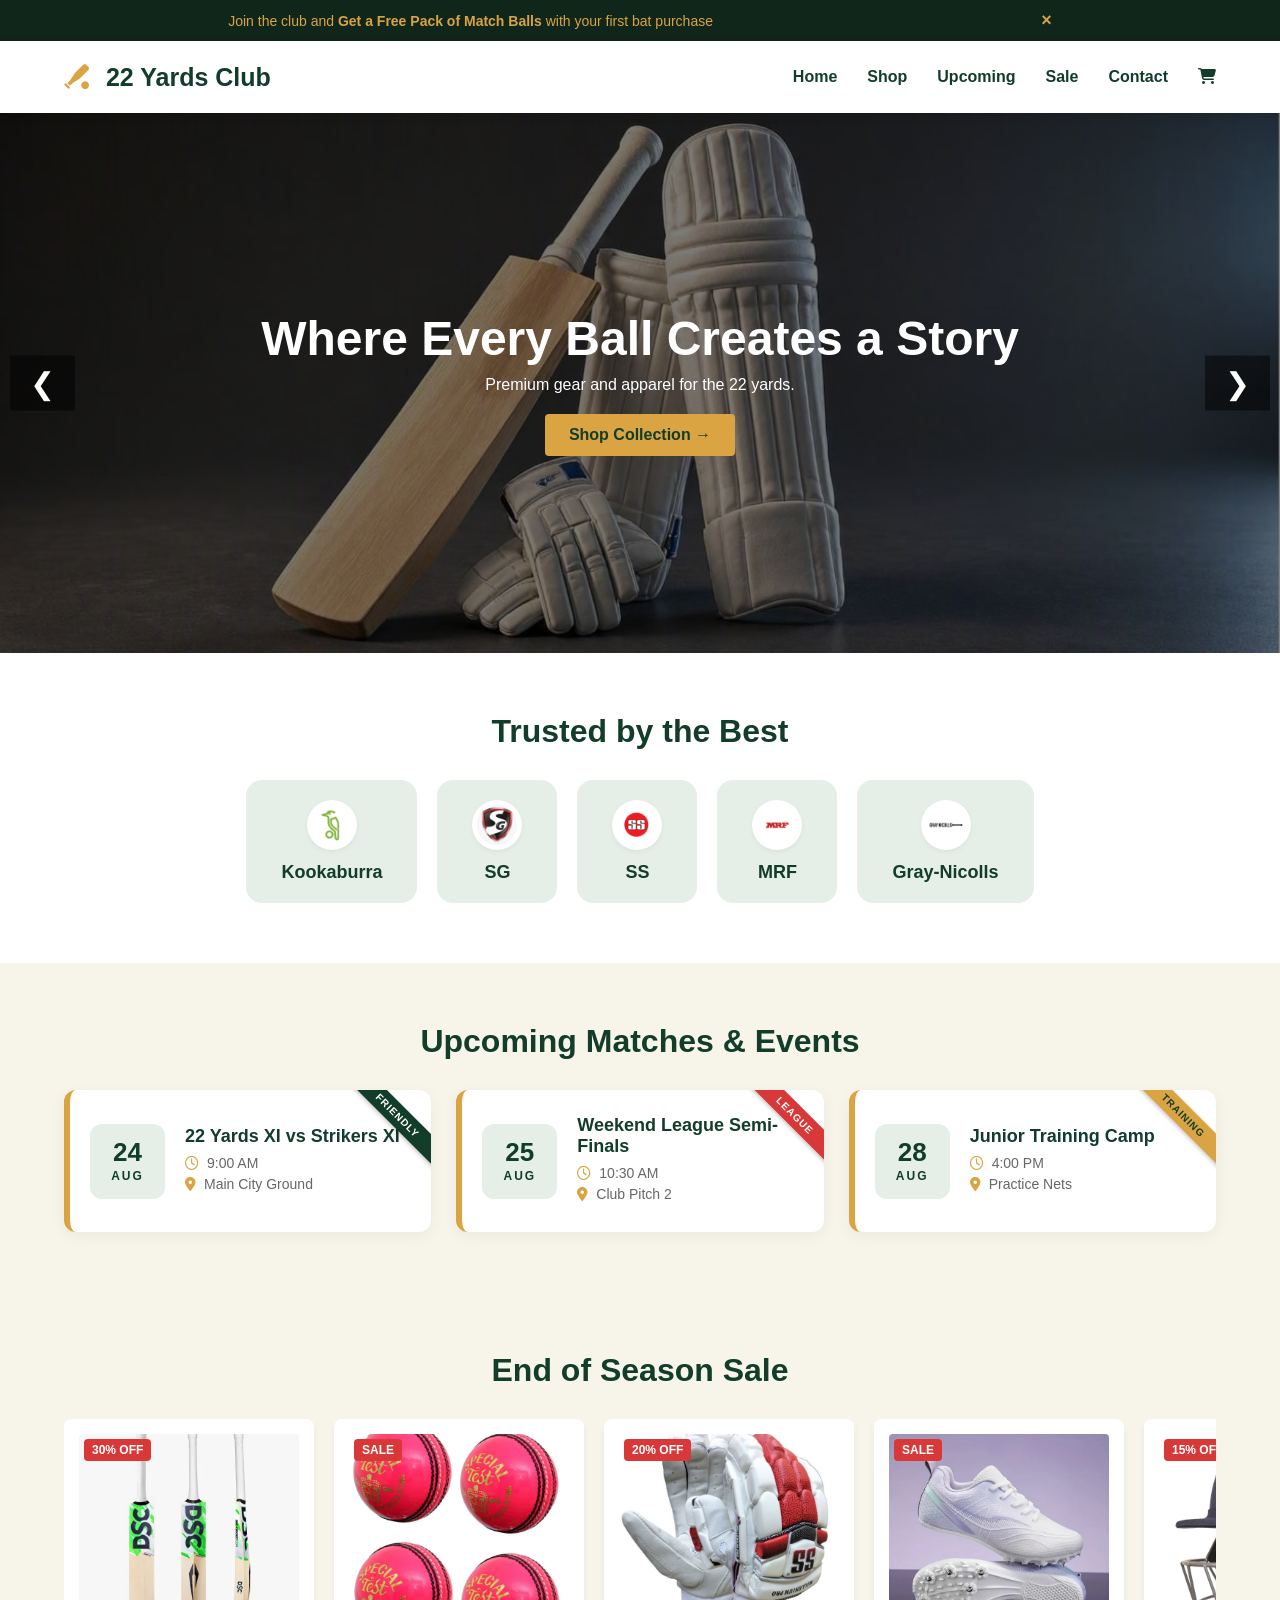
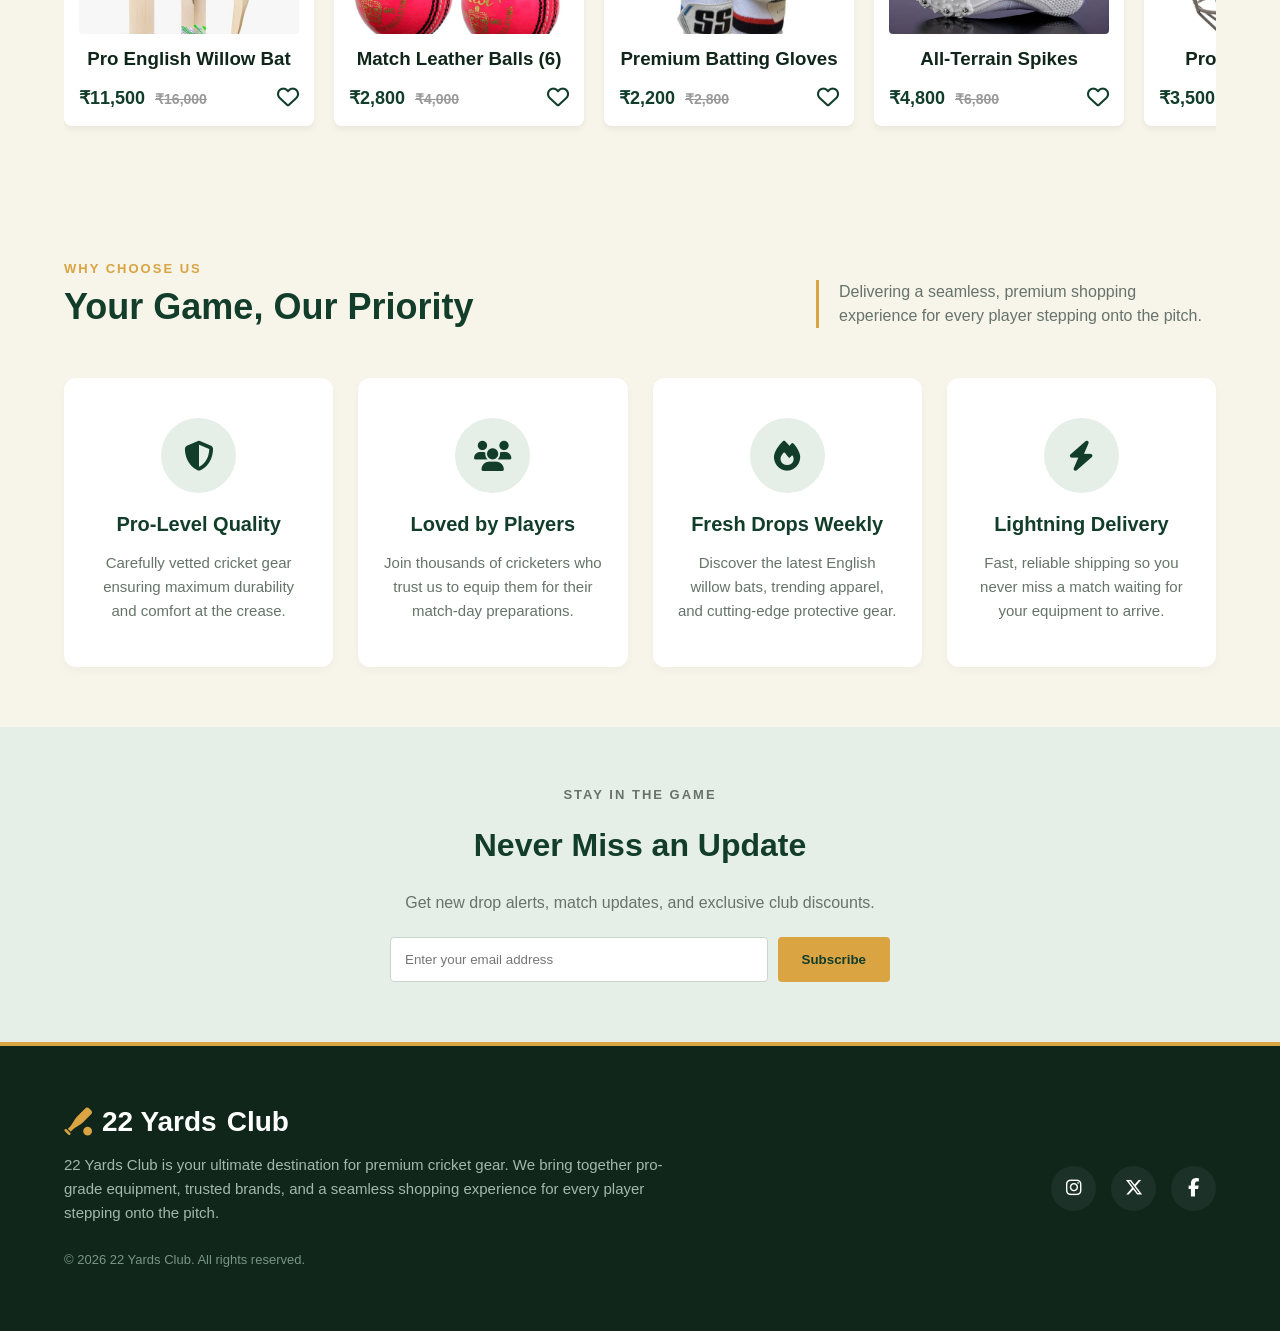
<file: index.html>
<!DOCTYPE html>
<html lang="en">

<head>
    <meta charset="UTF-8">
    <meta name="viewport" content="width=device-width, initial-scale=1.0">
    <title> 22 Yards Club - Home</title>
    <link rel="icon" type="image/png" href="images/logos/baseball-bat-ball-solid.png">

    <!-- Font Awesome for Icons (Updated Version) -->
    <link rel="stylesheet" href="https://cdnjs.cloudflare.com/ajax/libs/font-awesome/6.4.2/css/all.min.css">

    <!-- Link to external CSS -->
    <link rel="stylesheet" href="style.css">
</head>

<body>

    <!-- Top Ad Banner Section-->
    <div id="adbanner">
        <p>Join the club and <b>Get a Free Pack of Match Balls</b> with your first bat purchase</p>
        <span id="closead">&times;</span>
    </div>


    <!-- NavBar Section -->
    <nav>
        <a href="index.html" class="logo">
            <i class="fa-solid fa-baseball-bat-ball"></i>
            <span>22 Yards <b>Club</b></span>
        </a>

        <svg id="menuicon" xmlns="http://www.w3.org/2000/svg" fill="none" viewBox="0 0 24 24" stroke-width="1.5"
            stroke="currentColor">
            <path stroke-linecap="round" stroke-linejoin="round" d="M3.75 6.75h16.5M3.75 12h16.5m-16.5 5.25h16.5" />
        </svg>

        <ul class="nav-links">
            <li><a href="index.html">Home</a></li>
            <li><a href="shop.html">Shop</a></li>
            <li><a href="#upcoming">Upcoming</a></li>
            <li><a href="#sale__section">Sale</a></li>
            <li><a href="contact.html">Contact</a></li>
            <li><a href="cart.html" class="cart-icon"><i class="fa-solid fa-cart-shopping"></i></a></li>
        </ul>
    </nav>


    <!-- Side NavBar Section -->
    <section id="sidenav">
        <div class="close__btn__container">
            <button id="closenav">&times;</button>
        </div>
        <ul>
            <li><a href="index.html">Home</a></li>
            <li><a href="shop.html">Shop</a></li>
            <li><a href="#upcoming">Upcoming</a></li>
            <li><a href="#sale__section">Sale</a></li>
            <li><a href="contact.html">Contact</a></li>
            <li><a href="cart.html">Cart</a></li>
        </ul>
    </section>


    <!-- Slider Banner Section -->
    <section id="slider__wrapper">
        <div id="slider">

            <div class="slide">
                <img src="images/hero_banner/banner1.png" alt="Cricket player batting">
                <div class="slide__overlay">
                    <h1>Where Every Ball Creates a Story</h1>
                    <p>Premium gear and apparel for the 22 yards.</p>
                    <a href="shop.html" class="button">Shop Collection &rarr;</a>
                </div>
            </div>

            <div class="slide">
                <img src="images/hero_banner/banner2.png" alt="Cricket stadium at night">
                <div class="slide__overlay">
                    <h1>Discover Pro-Grade Equipment</h1>
                    <p>New Arrivals from Top Brands.</p>
                    <a href="shop.html" class="button">Explore Gear &rarr;</a>
                </div>
            </div>

            <div class="slide">
                <img src="images/hero_banner/banner3.png" alt="Cricket batsman">
                <div class="slide__overlay">
                    <h1>Train Like a Champion</h1>
                    <p>Exclusive Club Memberships Available.</p>
                    <a href="contact.html" class="button">Join the Club &rarr;</a>
                </div>
            </div>

        </div>
        <button id="prev" class="slider__btn prev">&#10094;</button>
        <button id="next" class="slider__btn next">&#10095;</button>
    </section>


    <!-- Top Brands Section -->
    <section id="brands" class="section__padding">
        <h2>Trusted by the Best</h2>
        <div class="brands__container">
            <div class="brand__badge">
                <img src="images/logos/kookaburra.png" alt="Kookaburra">
                <span>Kookaburra</span>
            </div>
            <div class="brand__badge">
                <img src="images/logos/sg.png" alt="SG">
                <span>SG</span>
            </div>
            <div class="brand__badge">
                <img src="images/logos/ss.png" alt="SS">
                <span>SS</span>
            </div>
            <div class="brand__badge">
                <img src="images/logos/mrf.png" alt="MRF">
                <span>MRF</span>
            </div>
            <div class="brand__badge">
                <img src="images/logos/gray-nicolls.png" alt="Gray-Nicolls">
                <span>Gray-Nicolls</span>
            </div>
        </div>
    </section>


    <!-- Upcomming Matches Section -->
    <section id="upcoming" class="section__padding" style="background: #f7f4e9;">
        <h2>Upcoming Matches & Events</h2>
        <div class="grid__container">

            <div class="match__card">
                <div class="match__date__badge">
                    <span class="day">24</span>
                    <span class="month">AUG</span>
                </div>
                <div class="match__info">
                    <h3>22 Yards XI vs Strikers XI</h3>
                    <p><i class="fa-regular fa-clock"></i> 9:00 AM</p>
                    <p><i class="fa-solid fa-location-dot"></i> Main City Ground</p>
                </div>
                <span class="match__tag">Friendly</span>
            </div>

            <div class="match__card">
                <div class="match__date__badge">
                    <span class="day">25</span>
                    <span class="month">AUG</span>
                </div>
                <div class="match__info">
                    <h3>Weekend League Semi-Finals</h3>
                    <p><i class="fa-regular fa-clock"></i> 10:30 AM</p>
                    <p><i class="fa-solid fa-location-dot"></i> Club Pitch 2</p>
                </div>
                <span class="match__tag" style="background: #d93838;">League</span>
            </div>

            <div class="match__card">
                <div class="match__date__badge">
                    <span class="day">28</span>
                    <span class="month">AUG</span>
                </div>
                <div class="match__info">
                    <h3>Junior Training Camp</h3>
                    <p><i class="fa-regular fa-clock"></i> 4:00 PM</p>
                    <p><i class="fa-solid fa-location-dot"></i> Practice Nets</p>
                </div>
                <span class="match__tag" style="background: #d9a441; color: #123d2a;">Training</span>
            </div>

        </div>
    </section>


    <!-- Sales Section -->
    <section id="sale__section" class="section__padding">
        <h2>End of Season Sale</h2>
        <div class="scroller__container">

            <!-- Product 1 -->
            <div class="scroller__item">
                <span class="sale__badge">30% OFF</span>
                <img src="images/sales/willow_bat.png" alt="Pro English Willow">
                <h3 style="margin-top:10px;">Pro English Willow Bat</h3>
                <div class="item__details">
                    <p class="price">₹11,500 <del>₹16,000</del></p>
                    <button class="like__btn"><i class="fa-regular fa-heart"></i></button>
                </div>
            </div>

            <!-- Product 2 -->
            <div class="scroller__item">
                <span class="sale__badge">SALE</span>
                <img src="images/sales/leather_balls.png" alt="Leather Ball Pack">
                <h3 style="margin-top:10px;">Match Leather Balls (6)</h3>
                <div class="item__details">
                    <p class="price">₹2,800 <del>₹4,000</del></p>
                    <button class="like__btn"><i class="fa-regular fa-heart"></i></button>
                </div>
            </div>

            <!-- Product 3 -->
            <div class="scroller__item">
                <span class="sale__badge">20% OFF</span>
                <img src="images/sales/batting_gloves.png" alt="Batting Gloves">
                <h3 style="margin-top:10px;">Premium Batting Gloves</h3>
                <div class="item__details">
                    <p class="price">₹2,200 <del>₹2,800</del></p>
                    <button class="like__btn"><i class="fa-regular fa-heart"></i></button>
                </div>
            </div>

            <!-- Product 4 -->
            <div class="scroller__item">
                <span class="sale__badge">SALE</span>
                <img src="images/sales/terrain_spikes.png" alt="Cricket Spikes">
                <h3 style="margin-top:10px;">All-Terrain Spikes</h3>
                <div class="item__details">
                    <p class="price">₹4,800 <del>₹6,800</del></p>
                    <button class="like__btn"><i class="fa-regular fa-heart"></i></button>
                </div>
            </div>

            <!-- Product 5 -->
            <div class="scroller__item">
                <span class="sale__badge">15% OFF</span>
                <img src="images/sales/cricket_helmet.png" alt="Cricket Helmet">
                <h3 style="margin-top:10px;">Pro Cricket Helmet</h3>
                <div class="item__details">
                    <p class="price">₹3,500 <del>₹4,100</del></p>
                    <button class="like__btn"><i class="fa-regular fa-heart"></i></button>
                </div>
            </div>

            <!-- Product 6 -->
            <div class="scroller__item">
                <span class="sale__badge">SALE</span>
                <img src="images/sales/wicket_keepin_gloves.png" alt="Wicket Keeping Gloves">
                <h3 style="margin-top:10px;">Wicket Keeping Gloves</h3>
                <div class="item__details">
                    <p class="price">₹2,500 <del>₹3,200</del></p>
                    <button class="like__btn"><i class="fa-regular fa-heart"></i></button>
                </div>
            </div>

            <!-- Product 7 -->
            <div class="scroller__item">
                <span class="sale__badge">40% OFF</span>
                <img src="images/sales/kit_bag.png" alt="Cricket Kit Bag">
                <h3 style="margin-top:10px;">Master Blaster Kit Bag</h3>
                <div class="item__details">
                    <p class="price">₹3,000 <del>₹5,000</del></p>
                    <button class="like__btn"><i class="fa-regular fa-heart"></i></button>
                </div>
            </div>

            <!-- Product 8 -->
            <div class="scroller__item">
                <span class="sale__badge">SALE</span>
                <img src="images/sales/leg_guard.png" alt="Batting Pads">
                <h3 style="margin-top:10px;">Pro Batting Leg Guards</h3>
                <div class="item__details">
                    <p class="price">₹3,800 <del>₹5,500</del></p>
                    <button class="like__btn"><i class="fa-regular fa-heart"></i></button>
                </div>
            </div>

            <!-- Product 9 -->
            <div class="scroller__item">
                <span class="sale__badge">25% OFF</span>
                <img src="images/sales/stumps_set.png" alt="Wooden Stumps">
                <h3 style="margin-top:10px;">Ash Wood Stumps Set</h3>
                <div class="item__details">
                    <p class="price">₹1,500 <del>₹2,000</del></p>
                    <button class="like__btn"><i class="fa-regular fa-heart"></i></button>
                </div>
            </div>

            <!-- Product 10 -->
            <div class="scroller__item">
                <span class="sale__badge">SALE</span>
                <img src="images/sales/thigh_guard.png" alt="Thigh Guard">
                <h3 style="margin-top:10px;">Inner Thigh Guard</h3>
                <div class="item__details">
                    <p class="price">₹800 <del>₹1,200</del></p>
                    <button class="like__btn"><i class="fa-regular fa-heart"></i></button>
                </div>
            </div>

        </div>
    </section>


    <!-- Feedback Section -->
    <section id="club__experience" class="section__padding">

        <div class="experience__header">
            <div>
                <p class="section__label">WHY CHOOSE US</p>
                <h2>Your Game, Our Priority</h2>
            </div>
            <div class="experience__motto">
                <p>Delivering a seamless, premium shopping experience for every player stepping onto the pitch.</p>
            </div>
        </div>

        <div class="experience__grid">

            <div class="experience__card">
                <div class="icon__wrapper">
                    <!-- Swapped to a free tier shield icon -->
                    <i class="fa-solid fa-shield-halved"></i>
                </div>
                <h3>Pro-Level Quality</h3>
                <p>Carefully vetted cricket gear ensuring maximum durability and comfort at the crease.</p>
            </div>

            <div class="experience__card">
                <div class="icon__wrapper">
                    <i class="fa-solid fa-users"></i>
                </div>
                <h3>Loved by Players</h3>
                <p>Join thousands of cricketers who trust us to equip them for their match-day preparations.</p>
            </div>

            <div class="experience__card">
                <div class="icon__wrapper">
                    <i class="fa-solid fa-fire"></i>
                </div>
                <h3>Fresh Drops Weekly</h3>
                <p>Discover the latest English willow bats, trending apparel, and cutting-edge protective gear.</p>
            </div>

            <div class="experience__card">
                <div class="icon__wrapper">
                    <i class="fa-solid fa-bolt"></i>
                </div>
                <h3>Lightning Delivery</h3>
                <p>Fast, reliable shipping so you never miss a match waiting for your equipment to arrive.</p>
            </div>

        </div>
    </section>


    <!-- Newsletter -->
    <section id="newsletter" class="section__padding" style="background: #e5eee7;">
        <p class="section__label">STAY IN THE GAME</p>
        <h2>Never Miss an Update</h2>
        <p>Get new drop alerts, match updates, and exclusive club discounts.</p>
        <div class="newsletter__form">
            <input type="email" placeholder="Enter your email address">
            <button class="button">Subscribe</button>
        </div>
    </section>

    <!-- Footer Section -->
    <footer class="mod__footer">
        <div class="footer__container">

            <div class="footer__left">
                <h2>
                    <i class="fa-solid fa-baseball-bat-ball"></i> 22 Yards <span>Club</span>
                </h2>
                <p>
                    22 Yards Club is your ultimate destination for premium cricket gear. We bring together pro-grade
                    equipment, trusted brands, and a seamless shopping experience for every player stepping onto the
                    pitch.
                </p>
                <p class="copyright">&copy; 2026 22 Yards Club. All rights reserved.</p>
            </div>

            <div class="footer__right">
                <div class="social-icons">
                    <a href="#" aria-label="Instagram"><i class="fa-brands fa-instagram"></i></a>
                    <a href="#" aria-label="X"><i class="fa-brands fa-x-twitter"></i></a>
                    <a href="#" aria-label="Facebook"><i class="fa-brands fa-facebook-f"></i></a>
                </div>
            </div>

        </div>
    </footer>

    <!-- Link to external JS -->
    <script src="index.js"></script>
</body>

</html>
</file>
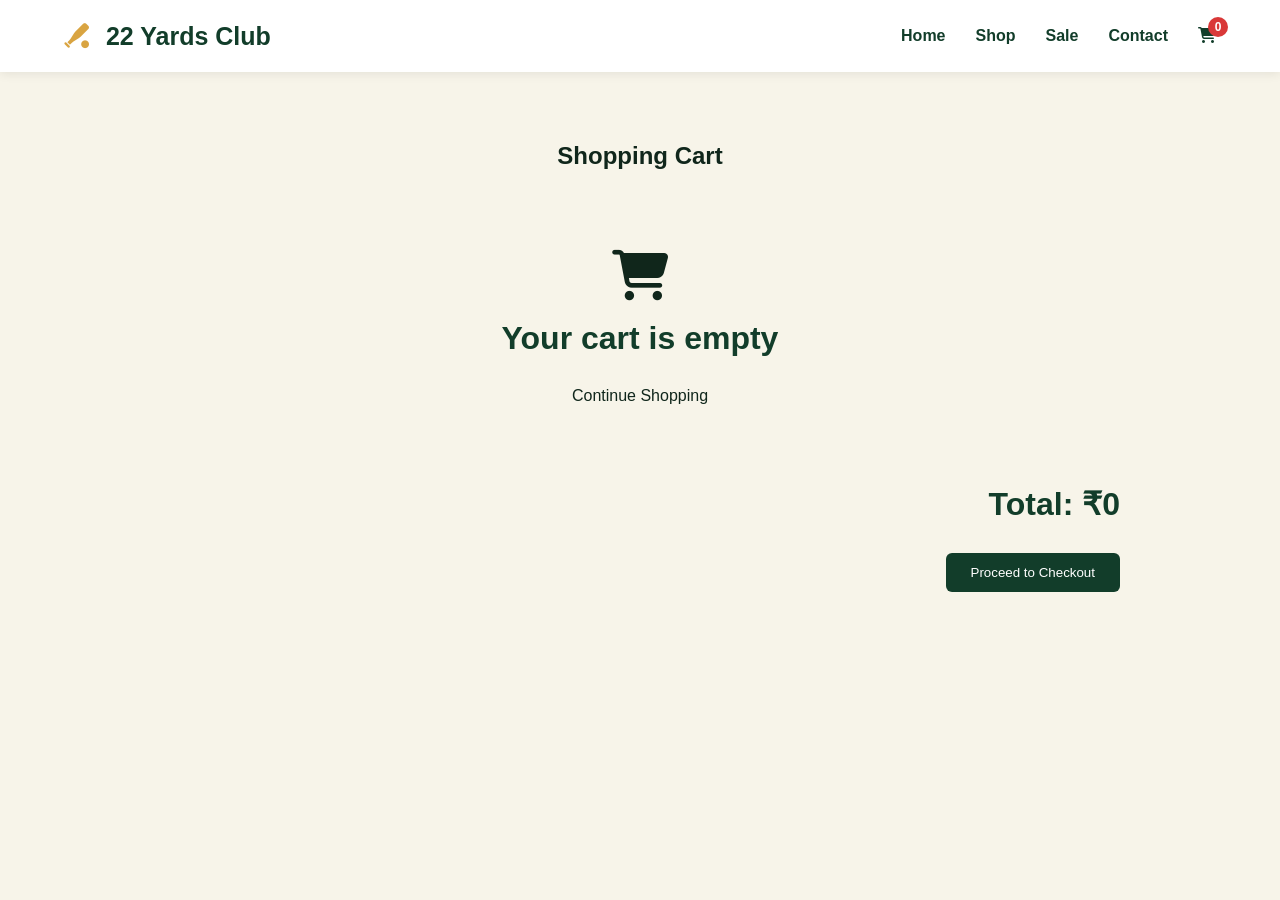
<file: cart.html>
<!DOCTYPE html>
<html lang="en">

<head>
    <meta charset="UTF-8">
    <meta name="viewport" content="width=device-width, initial-scale=1.0">

    <title>22 Yards Club - Cart</title>

    <link rel="stylesheet"
        href="https://cdnjs.cloudflare.com/ajax/libs/font-awesome/6.4.2/css/all.min.css">

    <link rel="stylesheet" href="style.css">
</head>

<body>

    <nav>
        <a href="index.html" class="logo">
            <i class="fa-solid fa-baseball-bat-ball"></i>
            <span>22 Yards <b>Club</b></span>
        </a>

        <svg id="menuicon" xmlns="http://www.w3.org/2000/svg" fill="none" viewBox="0 0 24 24" stroke-width="1.5"
            stroke="currentColor" aria-label="Open navigation menu">
            <path stroke-linecap="round" stroke-linejoin="round" d="M3.75 6.75h16.5M3.75 12h16.5m-16.5 5.25h16.5" />
        </svg>

        <ul class="nav-links">
            <li><a href="index.html">Home</a></li>
            <li><a href="shop.html">Shop</a></li>
            <li><a href="index.html#sale__section">Sale</a></li>
            <li><a href="contact.html">Contact</a></li>
            <li>
                <a href="cart.html" class="cart-icon">
                    <i class="fa-solid fa-cart-shopping"></i>
                    <span id="cart-count">0</span>
                </a>
            </li>
        </ul>
    </nav>

    <section id="sidenav">
        <div class="close__btn__container">
            <button id="closenav" type="button" aria-label="Close navigation menu">&times;</button>
        </div>
        <ul>
            <li><a href="index.html">Home</a></li>
            <li><a href="shop.html">Shop</a></li>
            <li><a href="index.html#sale__section">Sale</a></li>
            <li><a href="contact.html">Contact</a></li>
            <li><a href="cart.html">Shopping Cart</a></li>
        </ul>
    </section>


    <section class="cart-section">

        <h1>Shopping Cart</h1>

        <div id="cart-container"></div>

        <div class="cart-total">
            <h2>Total: ₹<span id="cart-total">0</span></h2>

            <button id="checkout-btn">
                Proceed to Checkout
            </button>
        </div>

    </section>


    <script src="cart.js"></script>

</body>

</html>
</file>
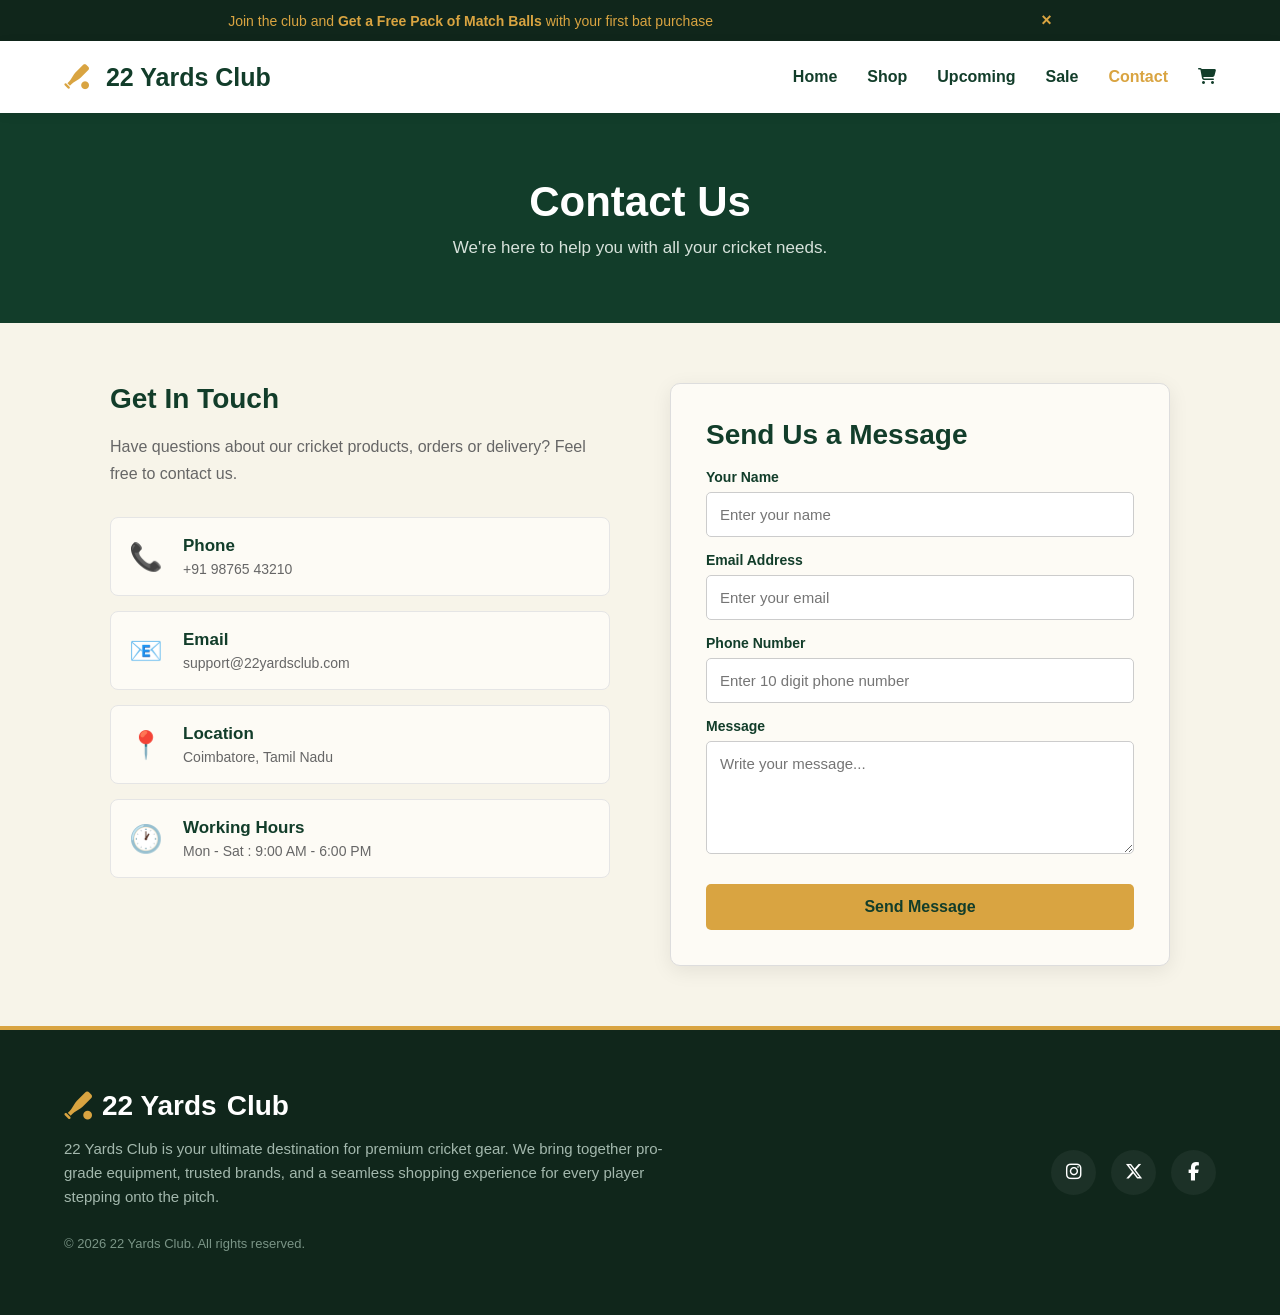
<file: contact.html>
<!DOCTYPE html>
<html lang="en">

<head>
    <meta charset="UTF-8">
    <meta name="viewport" content="width=device-width, initial-scale=1.0">
    <title>Contact Us | 22 Yards Club</title>

    <link rel="stylesheet" href="https://cdnjs.cloudflare.com/ajax/libs/font-awesome/6.4.2/css/all.min.css">
    <link rel="stylesheet" href="style.css">
    <link rel="stylesheet" href="contact.css">
</head>

<body>

    <!-- Top Ad Banner Section-->
    <div id="adbanner">
        <p>Join the club and <b>Get a Free Pack of Match Balls</b> with your first bat purchase</p>
        <span id="closead">&times;</span>
    </div>

    <!-- NavBar Section -->
    <nav>
        <a href="index.html" class="logo">
            <i class="fa-solid fa-baseball-bat-ball"></i>
            <span>22 Yards <b>Club</b></span>
        </a>

        <svg id="menuicon" xmlns="http://www.w3.org/2000/svg" fill="none" viewBox="0 0 24 24" stroke-width="1.5"
            stroke="currentColor">
            <path stroke-linecap="round" stroke-linejoin="round" d="M3.75 6.75h16.5M3.75 12h16.5m-16.5 5.25h16.5" />
        </svg>

        <ul class="nav-links">
            <li><a href="index.html">Home</a></li>
            <li><a href="shop.html">Shop</a></li>
            <li><a href="index.html#upcoming">Upcoming</a></li>
            <li><a href="index.html#sale__section">Sale</a></li>
            <li><a href="contact.html" class="active__link">Contact</a></li>
            <li><a href="cart.html" class="cart-icon"><i class="fa-solid fa-cart-shopping"></i></a></li>
        </ul>
    </nav>

    <!-- Side NavBar Section -->
    <section id="sidenav">
        <div class="close__btn__container">
            <button id="closenav">&times;</button>
        </div>
        <ul>
            <li><a href="index.html">Home</a></li>
            <li><a href="shop.html">Shop</a></li>
            <li><a href="index.html#upcoming">Upcoming</a></li>
            <li><a href="index.html#sale__section">Sale</a></li>
            <li><a href="contact.html">Contact</a></li>
            <li><a href="cart.html">Cart</a></li>
        </ul>
    </section>

    <section id="sidenav">
    <div class="close__btn__container">
        <button id="closenav">&times;</button>
    </div>
    
</section>

    <!-- CONTACT HERO -->
    <section class="hero">
        <h1>Contact Us</h1>
        <p>We're here to help you with all your cricket needs.</p>
    </section>

    <!-- CONTACT CONTENT -->
    <section class="contact-container">

        <!-- LEFT SIDE -->
        <div class="contact-info">
            <h2>Get In Touch</h2>
            <p>
                Have questions about our cricket products,
                orders or delivery? Feel free to contact us.
            </p>

            <div class="info-box">
                <span>📞</span>
                <div>
                    <h3>Phone</h3>
                    <p>+91 98765 43210</p>
                </div>
            </div>

            <div class="info-box">
                <span>📧</span>
                <div>
                    <h3>Email</h3>
                    <p>support@22yardsclub.com</p>
                </div>
            </div>

            <div class="info-box">
                <span>📍</span>
                <div>
                    <h3>Location</h3>
                    <p>Coimbatore, Tamil Nadu</p>
                </div>
            </div>

            <div class="info-box">
                <span>🕐</span>
                <div>
                    <h3>Working Hours</h3>
                    <p>Mon - Sat : 9:00 AM - 6:00 PM</p>
                </div>
            </div>
        </div>

        <!-- RIGHT SIDE FORM -->
        <div class="contact-form">
            <h2>Send Us a Message</h2>

            <form id="contactForm">
                <label for="name">Your Name</label>
                <input type="text" id="name" placeholder="Enter your name">
                <span id="nameError" class="error"></span>

                <label for="email">Email Address</label>
                <input type="email" id="email" placeholder="Enter your email">
                <span id="emailError" class="error"></span>

                <label for="phone">Phone Number</label>
                <input type="tel" id="phone" placeholder="Enter 10 digit phone number">
                <span id="phoneError" class="error"></span>

                <label for="message">Message</label>
                <textarea id="message" rows="5" placeholder="Write your message..."></textarea>
                <span id="messageError" class="error"></span>

                <button type="submit">Send Message</button>
            </form>
        </div>

    </section>

    <!-- Footer Section -->
    <footer class="mod__footer">
        <div class="footer__container">
            <div class="footer__left">
                <h2>
                    <i class="fa-solid fa-baseball-bat-ball"></i> 22 Yards <span>Club</span>
                </h2>
                <p>
                    22 Yards Club is your ultimate destination for premium cricket gear. We bring together pro-grade
                    equipment, trusted brands, and a seamless shopping experience for every player stepping onto the
                    pitch.
                </p>
                <p class="copyright">&copy; 2026 22 Yards Club. All rights reserved.</p>
            </div>
            <div class="footer__right">
                <div class="social-icons">
                    <a href="#" aria-label="Instagram"><i class="fa-brands fa-instagram"></i></a>
                    <a href="#" aria-label="X"><i class="fa-brands fa-x-twitter"></i></a>
                    <a href="#" aria-label="Facebook"><i class="fa-brands fa-facebook-f"></i></a>
                </div>
            </div>
        </div>
    </footer>

    <script src="contact.js"></script>
</body>

</html>
</file>
<file: style.css>
/* Global Style */
html {
    scroll-behavior: smooth;
}

* {
    box-sizing: border-box;
    margin: 0;
    padding: 0;
    font-family: 'Segoe UI', Tahoma, Geneva, Verdana, sans-serif;
}

body {
    background: #f7f4e9;
    color: #10261b;
}

a {
    text-decoration: none;
    color: inherit;
}

.section__padding {
    padding: 60px 5%;
    text-align: center;
}

h2 {
    font-size: 32px;
    margin-bottom: 30px;
    color: #123d2a;
}

.section__label {
    color: #d9a441;
    font-weight: 700;
    letter-spacing: 2px;
    font-size: 13px;
    margin-bottom: 10px;
}


/* Top Ad Banner Section */
#adbanner {
    background: #10261b;
    color: #d9a441;
    padding: 10px 5%;
    display: flex;
    justify-content: space-around;
    align-items: center;
    font-size: 14px;
    transition: 0.3s ease;
}

#closead {
    cursor: pointer;
    font-weight: bold;
    font-size: 18px;
}


/* Buttons */
.button,
.button-outline {
    display: inline-block;
    padding: 12px 24px;
    border-radius: 4px;
    font-weight: bold;
    cursor: pointer;
    border: none;
}

.button {
    background: #d9a441;
    color: #123d2a;
    transition: background 0.3s;
}

.button:hover {
    background: #fff;
}

.button-outline {
    border: 2px solid #d9a441;
    color: #d9a441;
    background: transparent;
}

.button-outline:hover {
    background: #d9a441;
    color: #123d2a;
}


/* Navbar Section */
nav {
    display: flex;
    justify-content: space-between;
    align-items: center;
    padding: 0 5%;
    height: 72px;
    background: #ffffff;
    color: #123d2a;
    box-shadow: 0 2px 10px rgba(0, 0, 0, 0.08);
    position: sticky;
    top: 0;
    z-index: 20;
}

.logo {
    font-size: 25px;
    font-weight: 800;
}

.logo i {
    color: #d9a441;
    margin-right: 10px;
}

nav ul {
    list-style: none;
    display: flex;
    gap: 30px;
    font-weight: 600;
}

nav ul a:hover {
    color: #d9a441;
}

#menuicon {
    display: none;
    width: 30px;
    cursor: pointer;
}


/* Side Navbar Section */
#sidenav {
    position: fixed;
    top: 0;
    left: -100%;
    width: 280px;
    height: 100vh;
    background: #123d2a;
    color: white;
    transition: 0.4s;
    z-index: 100;
    padding: 20px;
}

.close__btn__container {
    text-align: right;
}

#closenav {
    background: none;
    border: none;
    color: white;
    font-size: 35px;
    cursor: pointer;
}

#sidenav ul {
    list-style: none;
    margin-top: 20px;
}

#sidenav ul li {
    margin: 25px 0;
    font-size: 18px;
}


/* Slider Banner Section */
#slider__wrapper {
    position: relative;
    overflow: hidden;
    width: 100%;
}

#slider {
    display: flex;
    transition: transform 0.5s ease-in-out;
}

.slide {
    flex: 0 0 100%;
    min-width: 100%;
    height: 60vh;
    display: flex;
    align-items: center;
    justify-content: center;
    color: white;
    text-align: center;
    position: relative;
}

.slide img {
    position: absolute;
    top: 0;
    left: 0;
    width: 100%;
    height: 100%;
    object-fit: cover;
    z-index: 0;
}

.slide__overlay {
    position: absolute;
    inset: 0;
    background: rgba(0, 0, 0, 0.5);
    display: flex;
    flex-direction: column;
    align-items: center;
    justify-content: center;
    padding: 20px;
    z-index: 1;
}

.slide__overlay h1 {
    font-size: 48px;
    margin-bottom: 10px;
}

.slide__overlay p {
    margin-bottom: 20px;
}

.slider__btn {
    position: absolute;
    top: 50%;
    transform: translateY(-50%);
    background: rgba(0, 0, 0, 0.5);
    color: white;
    border: none;
    font-size: 30px;
    padding: 10px 20px;
    cursor: pointer;
    z-index: 10;
}

.slider__btn.prev {
    left: 10px;
}

.slider__btn.next {
    right: 10px;
}


/* Top Brands Section */
#brands {
    background: white;
}

.brands__container {
    display: flex;
    flex-wrap: wrap;
    justify-content: center;
    gap: 20px;
}

.brand__badge {
    background: #e5eee7;
    color: #123d2a;
    padding: 20px 35px;
    border-radius: 16px;
    font-weight: bold;
    font-size: 18px;
    display: flex;
    flex-direction: column;
    align-items: center;
    justify-content: center;
    gap: 12px;
    transition: transform 0.3s ease, box-shadow 0.3s ease;
    cursor: pointer;
}

.brand__badge img {
    width: 50px;
    height: 50px;
    object-fit: contain;
    border-radius: 50%;
    background: white;
    padding: 5px;
    box-shadow: 0 2px 5px rgba(0, 0, 0, 0.05);
}

.brand__badge:hover {
    transform: scale(1.15) translateY(-5px);
    box-shadow: 0 10px 15px rgba(0, 0, 0, 0.1);
}


/* Upcomming Matches Section */
.grid__container {
    display: grid;
    grid-template-columns: repeat(auto-fit, minmax(300px, 1fr));
    gap: 25px;
}

.match__card {
    background: white;
    border-left: 6px solid #d9a441;
    border-radius: 12px;
    padding: 25px 20px;
    box-shadow: 0 4px 15px rgba(0, 0, 0, 0.05);
    display: flex;
    align-items: center;
    gap: 20px;
    position: relative;
    overflow: hidden;
    cursor: pointer;
    transition: all 0.4s cubic-bezier(0.175, 0.885, 0.32, 1.275);
}

.match__card:hover {
    transform: translateY(-8px) scale(1.02);
    box-shadow: 0 15px 35px rgba(18, 61, 42, 0.15);
    border-left-color: #123d2a;
}

.match__card:hover h3 {
    color: #d9a441;
}

.match__card:hover .match__date__badge {
    background: #123d2a;
    color: white;
}

.match__date__badge {
    background: #e5eee7;
    color: #123d2a;
    min-width: 75px;
    height: 75px;
    text-align: center;
    border-radius: 12px;
    display: flex;
    flex-direction: column;
    justify-content: center;
    transition: all 0.3s ease;
}

.match__date__badge .day {
    font-size: 26px;
    font-weight: 900;
    line-height: 1;
}

.match__date__badge .month {
    font-size: 12px;
    font-weight: 700;
    letter-spacing: 2px;
    margin-top: 4px;
}

.match__info {
    text-align: left;
}

.match__info h3 {
    color: #123d2a;
    margin-bottom: 8px;
    font-size: 18px;
    transition: color 0.3s ease;
}

.match__info p {
    color: #666;
    font-size: 14px;
    margin-bottom: 5px;
    display: flex;
    align-items: center;
    gap: 8px;
}

.match__info i {
    color: #d9a441;
}

.match__tag {
    position: absolute;
    top: 15px;
    right: -30px;
    background: #123d2a;
    color: white;
    font-size: 10px;
    font-weight: bold;
    padding: 5px 35px;
    transform: rotate(45deg);
    text-transform: uppercase;
    letter-spacing: 1px;
    box-shadow: 0 2px 4px rgba(0, 0, 0, 0.2);
}


/* Sales Section */
.scroller__container {
    display: flex;
    gap: 20px;
    overflow-x: auto;
    padding-bottom: 15px;
    scrollbar-width: none;
}

.scroller__container::-webkit-scrollbar {
    display: none;
}

.scroller__item {
    min-width: 250px;
    background: white;
    border-radius: 8px;
    position: relative;
    padding: 15px;
    box-shadow: 0 4px 6px rgba(0, 0, 0, 0.05);
    transition: transform 0.3s ease, box-shadow 0.3s ease;
}

.scroller__item:hover {
    transform: translateY(-8px) scale(1.02);
    box-shadow: 0 12px 24px rgba(0, 0, 0, 0.12);
}

.scroller__item img {
    width: 100%;
    height: 200px;
    object-fit: cover;
    border-radius: 4px;
    background: #eee;
}

.sale__badge {
    position: absolute;
    top: 20px;
    left: 20px;
    background: #d93838;
    color: white;
    padding: 4px 8px;
    font-size: 12px;
    font-weight: bold;
    border-radius: 4px;
}

.item__details {
    display: flex;
    justify-content: space-between;
    align-items: center;
    margin-top: 15px;
}

.price {
    font-weight: bold;
    color: #123d2a;
    font-size: 18px;
}

.price del {
    color: #999;
    font-size: 14px;
    margin-left: 5px;
}

.like__btn {
    background: none;
    border: none;
    font-size: 22px;
    color: #123d2a;
    cursor: pointer;
    transition: color 0.3s;
}

.like__btn.active {
    color: #d93838;
}


/* Feedback Section */
#club__experience {
    background: #f7f4e9;
}

.experience__header {
    display: flex;
    justify-content: space-between;
    align-items: flex-end;
    margin-bottom: 50px;
    text-align: left;
    gap: 20px;
}

.experience__header h2 {
    margin-bottom: 0;
    font-size: 36px;
}

.experience__motto {
    max-width: 400px;
    border-left: 3px solid #d9a441;
    padding-left: 20px;
}

.experience__motto p {
    color: #66736b;
    font-size: 16px;
    line-height: 1.5;
    margin: 0;
}

.experience__grid {
    display: grid;
    grid-template-columns: repeat(auto-fit, minmax(240px, 1fr));
    gap: 25px;
}

.experience__card {
    background: white;
    padding: 40px 25px;
    border-radius: 12px;
    box-shadow: 0 4px 10px rgba(0, 0, 0, 0.03);
    text-align: center;
    border-bottom: 4px solid transparent;
    transition: transform 0.3s ease, box-shadow 0.3s ease, border-color 0.3s ease;
}

.experience__card:hover {
    transform: translateY(-8px);
    box-shadow: 0 15px 30px rgba(18, 61, 42, 0.08);
    border-bottom-color: #d9a441;
}

.icon__wrapper {
    width: 75px;
    height: 75px;
    background: #e5eee7;
    border-radius: 50%;
    display: flex;
    align-items: center;
    justify-content: center;
    margin: 0 auto 20px;
    transition: background 0.3s ease;
}

.icon__wrapper i {
    font-size: 30px;
    color: #123d2a;
    transition: color 0.3s ease;
}

.experience__card:hover .icon__wrapper {
    background: #123d2a;
}

.experience__card:hover .icon__wrapper i {
    color: #d9a441;
}

.experience__card h3 {
    color: #123d2a;
    font-size: 20px;
    margin-bottom: 15px;
}

.experience__card p {
    color: #66736b;
    font-size: 15px;
    line-height: 1.6;
    margin: 0;
}


/* Newsletter Section */
#newsletter {
    background: #f7f4e9;
}

#newsletter p {
    color: #66736b;
    margin-bottom: 25px;
}

.newsletter__form {
    max-width: 500px;
    margin: 0 auto;
    display: flex;
    gap: 10px;
}

.newsletter__form input {
    flex: 1;
    padding: 14px;
    border: 1px solid #cbd5ce;
    border-radius: 4px;
    outline: none;
}


/* Footer Section */
.mod__footer {
    background-color: #10261b;
    color: #d7e2db;
    padding: 60px 5%;
    border-top: 4px solid #d9a441;
}

.footer__container {
    display: flex;
    justify-content: space-between;
    align-items: center;
    max-width: 1200px;
    margin: 0 auto;
    gap: 40px;
}

.footer__left {
    max-width: 600px;
    text-align: left;
}

.footer__left h2 {
    color: #ffffff;
    font-size: 28px;
    margin-bottom: 15px;
    display: flex;
    align-items: center;
    gap: 10px;
}

.footer__left h2 i {
    color: #d9a441;
}

.footer__left p {
    font-size: 15px;
    line-height: 1.6;
    margin-bottom: 25px;
    color: #a3b8ad;
}

.footer__left .copyright {
    font-size: 13px;
    margin-bottom: 0;
    color: #7a9486;
}

.footer__right {
    display: flex;
    justify-content: flex-end;
}

.social-icons {
    display: flex;
    gap: 15px;
}

.social-icons a {
    display: inline-flex;
    align-items: center;
    justify-content: center;
    width: 45px;
    height: 45px;
    background: rgba(255, 255, 255, 0.05);
    color: #ffffff;
    border-radius: 50%;
    font-size: 18px;
    transition: all 0.3s ease;
}

.social-icons a:hover {
    background: #d9a441;
    color: #10261b;
    transform: translateY(-4px);
}



/* Media Queries for Mobile View */
@media (max-width: 768px) {
    .nav-links {
        display: none;
    }

    #menuicon {
        display: block;
    }

    .slide h1 {
        font-size: 36px;
    }

    .newsletter-form {
        flex-direction: column;
    }

    .experience__header {
        flex-direction: column;
        align-items: flex-start;
    }

    .experience__motto {
        border-left: none;
        border-top: 3px solid #d9a441;
        padding-left: 0;
        padding-top: 15px;
    }

    .footer__container {
        flex-direction: column;
        align-items: flex-start;
        gap: 30px;
    }

    .ffooter__right {
        justify-content: flex-start;
    }
}
/* ================= SHOP HERO ================= */

#shop__hero {
    min-height: 330px;
    background: #123d2a;
    color: white;

    display: flex;
    align-items: center;
    justify-content: center;

    text-align: center;

    padding: 50px 5%;

    position: relative;
    overflow: hidden;
}

#shop__hero::before {
    content: "";

    position: absolute;

    width: 350px;
    height: 350px;

    border: 2px solid rgba(217, 164, 65, 0.25);

    border-radius: 50%;

    right: -100px;
    top: -100px;
}

#shop__hero::after {
    content: "";

    position: absolute;

    width: 250px;
    height: 250px;

    border: 2px solid rgba(217, 164, 65, 0.15);

    border-radius: 50%;

    left: -80px;
    bottom: -100px;
}

.shop__hero__content {
    position: relative;

    z-index: 2;

    max-width: 700px;
}

.shop__hero__content .section__label {
    color: #d9a441;
}

.shop__hero__content h1 {
    font-size: 48px;

    margin-bottom: 15px;
}

.shop__hero__content p:last-child {
    color: #d7e2db;

    font-size: 17px;

    line-height: 1.6;
}


/* ================= SHOP FILTERS ================= */

.shop__filters {
    display: flex;

    justify-content: center;

    align-items: center;

    flex-wrap: wrap;

    gap: 12px;

    margin-bottom: 45px;
}

.filter__btn {
    padding: 11px 22px;

    border: 2px solid #123d2a;

    border-radius: 4px;

    background: transparent;

    color: #123d2a;

    font-weight: 600;

    cursor: pointer;

    transition: all 0.3s ease;
}

.filter__btn:hover,
.filter__btn.active {
    background: #123d2a;

    color: #d9a441;
}


/* ================= PRODUCT GRID ================= */

.shop__grid {
    display: grid;

    grid-template-columns:
        repeat(auto-fit, minmax(230px, 1fr));

    gap: 25px;

    text-align: left;
}


/* ================= PRODUCT CARD ================= */

.shop__product {
    background: white;

    border-radius: 10px;

    overflow: hidden;

    box-shadow:
        0 4px 12px rgba(0, 0, 0, 0.06);

    transition:
        transform 0.3s ease,
        box-shadow 0.3s ease;
}

.shop__product:hover {
    transform: translateY(-8px);

    box-shadow:
        0 15px 30px rgba(18, 61, 42, 0.12);
}


/* ================= PRODUCT IMAGE ================= */

.shop__image {
    height: 270px;

    background: #e5eee7;

    position: relative;

    overflow: hidden;
}

.shop__image img {
    width: 100%;

    height: 100%;

    object-fit: cover;

    display: block;

    transition: transform 0.4s ease;
}

.shop__product:hover .shop__image img {
    transform: scale(1.06);
}


/* ================= PRODUCT BADGE ================= */

.shop__badge {
    position: absolute;

    top: 15px;
    left: 15px;

    background: #d9a441;

    color: #123d2a;

    padding: 5px 10px;

    border-radius: 4px;

    font-size: 11px;

    font-weight: 800;

    text-transform: uppercase;

    z-index: 2;
}


/* ================= WISHLIST ================= */

.shop__wishlist {
    position: absolute;

    top: 15px;
    right: 15px;

    width: 38px;
    height: 38px;

    border: none;

    border-radius: 50%;

    background: white;

    color: #123d2a;

    cursor: pointer;

    font-size: 17px;

    display: flex;

    align-items: center;

    justify-content: center;

    box-shadow:
        0 3px 10px rgba(0, 0, 0, 0.1);

    transition: all 0.3s ease;

    z-index: 2;
}

.shop__wishlist:hover {
    background: #123d2a;

    color: #d9a441;
}

.shop__wishlist.active {
    color: #d93838;
}


/* ================= PRODUCT DETAILS ================= */

.shop__details {
    padding: 20px;
}

.shop__category {
    color: #d9a441;

    font-size: 12px;

    font-weight: 700;

    text-transform: uppercase;

    letter-spacing: 1px;

    margin-bottom: 8px;
}

.shop__details h3 {
    color: #123d2a;

    font-size: 18px;

    margin-bottom: 10px;

    min-height: 44px;
}


/* ================= RATING ================= */

.shop__rating {
    color: #d9a441;

    font-size: 14px;

    margin-bottom: 12px;
}

.shop__rating span {
    color: #777;

    font-size: 12px;
}


/* ================= PRICE ================= */

.shop__price {
    color: #123d2a;

    font-size: 20px;

    font-weight: 800;

    margin-bottom: 15px;
}


/* ================= ADD TO CART ================= */

.shop__cart {
    width: 100%;

    padding: 12px;

    border: 2px solid #123d2a;

    background: transparent;

    color: #123d2a;

    border-radius: 4px;

    font-weight: 700;

    cursor: pointer;

    transition: all 0.3s ease;
}

.shop__cart:hover {
    background: #123d2a;

    color: #d9a441;
}


/* ================= HIDDEN PRODUCTS ================= */

.shop__product.hidden {
    display: none;
}


/* ================= ACTIVE NAV LINK ================= */

.active__link {
    color: #d9a441 !important;
}


/* ================= SHOP SEARCH ================= */

.shop__search {
    max-width: 650px;

    margin: 30px auto 35px;

    position: relative;

    display: flex;

    align-items: center;

    background: #ffffff;

    border: 1px solid #ddd;

    border-radius: 50px;

    padding: 0 20px;

    height: 55px;

    box-shadow:
        0 5px 15px rgba(0, 0, 0, 0.08);
}

.shop__search > i {
    flex-shrink: 0;

    font-size: 18px;

    color: #777;

    margin-right: 12px;
}

.shop__search input {
    width: 100%;

    min-width: 0;

    height: 100%;

    border: none;

    outline: none;

    font-size: 16px;

    background: transparent;

    color: #222;
}

.shop__search input::placeholder {
    color: #999;
}

#clearSearch {
    flex-shrink: 0;

    border: none;

    background: transparent;

    cursor: pointer;

    color: #888;

    font-size: 17px;

    display: none;
}

#clearSearch:hover {
    color: #222;
}


/* ================= SIDE NAVBAR ================= */

#sidenav {
    position: fixed;

    top: 0;

    left: -280px;

    width: 280px;

    height: 100vh;

    background: #123d2a;

    color: white;

    z-index: 9999;

    transition: left 0.3s ease;

    padding: 20px;
}

#sidenav.active {
    left: 0;
}

.close__btn__container {
    display: flex;

    justify-content: flex-end;
}

#closenav {
    background: transparent;

    border: none;

    color: white;

    font-size: 35px;

    cursor: pointer;
}

#closenav:hover {
    color: #d9a441;
}

#sidenav ul {
    list-style: none;

    padding: 40px 0 0;
}

#sidenav ul li {
    margin-bottom: 20px;
}

#sidenav ul li a {
    color: white;

    text-decoration: none;

    font-size: 18px;

    font-weight: 600;
}

#sidenav ul li a:hover {
    color: #d9a441;
}


/* ================= MOBILE MENU ICON ================= */

#menuicon {
    display: none;

    width: 30px;

    height: 30px;

    cursor: pointer;

    color: #123d2a;
}


/* ================= MOBILE SHOP ================= */

@media (max-width: 768px) {

    #menuicon {
        display: block;
    }

    .nav-links {
        display: none;
    }

    #shop__hero {
        min-height: 280px;
    }

    .shop__hero__content h1 {
        font-size: 36px;
    }

    .shop__hero__content p:last-child {
        font-size: 15px;
    }

    .shop__filters {
        gap: 8px;
    }

    .filter__btn {
        padding: 9px 15px;

        font-size: 13px;
    }

    .shop__grid {
        grid-template-columns:
            repeat(2, minmax(0, 1fr));

        gap: 15px;
    }

    .shop__image {
        height: 210px;
    }

    .shop__details {
        padding: 15px;
    }

    .shop__details h3 {
        font-size: 15px;

        min-height: auto;
    }

    .shop__price {
        font-size: 17px;
    }

    .shop__search {
        height: 50px;

        padding: 0 15px;
    }

    .shop__search input {
        font-size: 14px;
    }
}





/* ================= SMALL MOBILE ================= */

@media (max-width: 480px) {

    .shop__grid {
        grid-template-columns: 1fr;
    }

    .shop__image {
        height: 260px;
    }

    #shop__hero {
        min-height: 250px;

        padding: 40px 20px;
    }

    .shop__hero__content h1 {
        font-size: 30px;
    }

    .shop__filters {
        justify-content: flex-start;
    }

    .filter__btn {
        padding: 8px 12px;

        font-size: 12px;
    }

    .shop__search {
        margin-top: 20px;
    }
}


/* CART PAGE STYLES */

.cart-section {
    max-width: 1000px;
    margin: 50px auto;
    padding: 20px;
}

.cart-section h1 {
    text-align: center;
    margin-bottom: 30px;
}

.cart-item {
    display: flex;
    gap: 25px;
    align-items: center;

    padding: 20px;
    margin-bottom: 15px;

    border: 1px solid #ddd;
    border-radius: 10px;
}

.cart-item img {
    width: 120px;
    height: 120px;
    object-fit: contain;
}

.cart-item-info {
    flex: 1;
}

.quantity {
    display: flex;
    align-items: center;
    gap: 15px;
    margin: 15px 0;
}

.quantity button {
    width: 35px;
    height: 35px;
    border: none;
    background: #123d2a;
    color: white;
    border-radius: 5px;
    cursor: pointer;
}

.remove-btn {
    background: #d93838;
    color: white;
    border: none;
    padding: 8px 12px;
    border-radius: 5px;
    cursor: pointer;
}

.cart-total {
    text-align: right;
    margin-top: 30px;
}

#checkout-btn {
    background: #123d2a;
    color: white;
    border: none;
    padding: 12px 25px;
    border-radius: 6px;
    cursor: pointer;
}

.empty-cart {
    text-align: center;
    padding: 50px;
}

.empty-cart i {
    font-size: 50px;
    margin-bottom: 20px;
}

/* //Responsive styles for cart page */
@media (max-width: 768px) {

    .cart-section {
        margin: 25px auto;
        padding: 15px;
    }

    .cart-item {
        gap: 15px;
        padding: 15px;
    }

    .cart-item img {
        width: 90px;
        height: 90px;
    }

    .cart-item-info h3 {
        font-size: 16px;
    }

    .cart-total {
        text-align: center;
    }
}


.add-cart-btn {
    background-color: #123d2a;
    color: white;
    border: none;
    padding: 10px 15px;
    border-radius: 6px;
    cursor: pointer;
    font-size: 14px;
    margin: 8px;
    transition: 0.3s;
}

.add-cart-btn:hover {
    background-color: #d9a441;
    color: #123d2a;
}

.cart-icon {
    position: relative;
}

#cart-count {
    position: absolute;
    top: -10px;
    right: -12px;

    background: #d93838;
    color: white;

    width: 20px;
    height: 20px;

    border-radius: 50%;

    display: flex;
    align-items: center;
    justify-content: center;

    font-size: 12px;
    font-weight: bold;
}
</file>
<file: contact.css>
/* CONTACT HERO */
.hero {
    background: #123d2a;
    color: white;
    text-align: center;
    padding: 65px 20px;
}

.hero h1 {
    font-size: 42px;
    margin-bottom: 12px;
}

.hero p {
    font-size: 17px;
    color: #d7e2db;
}

/* MAIN CONTACT AREA */
.contact-container {
    max-width: 1100px;
    margin: 60px auto;
    padding: 0 20px;
    display: grid;
    grid-template-columns: 1fr 1fr;
    gap: 60px;
}

.contact-info h2,
.contact-form h2 {
    font-size: 28px;
    margin-bottom: 18px;
    color: #123d2a;
}

.contact-info > p {
    color: #666;
    line-height: 1.7;
    margin-bottom: 30px;
}

/* INFO BOX */
.info-box {
    background: #fdfbf5;
    display: flex;
    align-items: center;
    gap: 20px;
    padding: 18px;
    margin-bottom: 15px;
    border-radius: 8px;
    border: 1px solid #e5e5e5;
}

.info-box span {
    font-size: 27px;
}

.info-box h3 {
    margin-bottom: 5px;
    font-size: 17px;
    color: #123d2a;
}

.info-box p {
    color: #666;
    font-size: 14px;
}

/* FORM */
.contact-form {
    background: #fdfbf5;
    padding: 35px;
    border-radius: 10px;
    border: 1px solid #ddd;
    box-shadow: 0 5px 20px rgba(0, 0, 0, 0.08);
}

.contact-form label {
    display: block;
    margin-top: 15px;
    margin-bottom: 7px;
    font-weight: bold;
    font-size: 14px;
    color: #123d2a;
}

.contact-form input,
.contact-form textarea {
    width: 100%;
    padding: 13px;
    border: 1px solid #ccc;
    border-radius: 5px;
    font-size: 15px;
    outline: none;
}

.contact-form input:focus,
.contact-form textarea:focus {
    border-color: #d9a441;
}

.contact-form textarea {
    resize: vertical;
}

.error {
    display: block;
    color: red;
    font-size: 12px;
    margin-top: 4px;
}

.contact-form button {
    width: 100%;
    margin-top: 22px;
    padding: 14px;
    background: #d9a441;
    color: #123d2a;
    border: none;
    border-radius: 5px;
    font-size: 16px;
    font-weight: bold;
    cursor: pointer;
}

.contact-form button:hover {
    background: #123d2a;
    color: #d9a441;
}

/* MOBILE */
@media (max-width: 768px) {
    .hero h1 {
        font-size: 34px;
    }

    .contact-container {
        grid-template-columns: 1fr;
        gap: 30px;
    }
}
</file>
